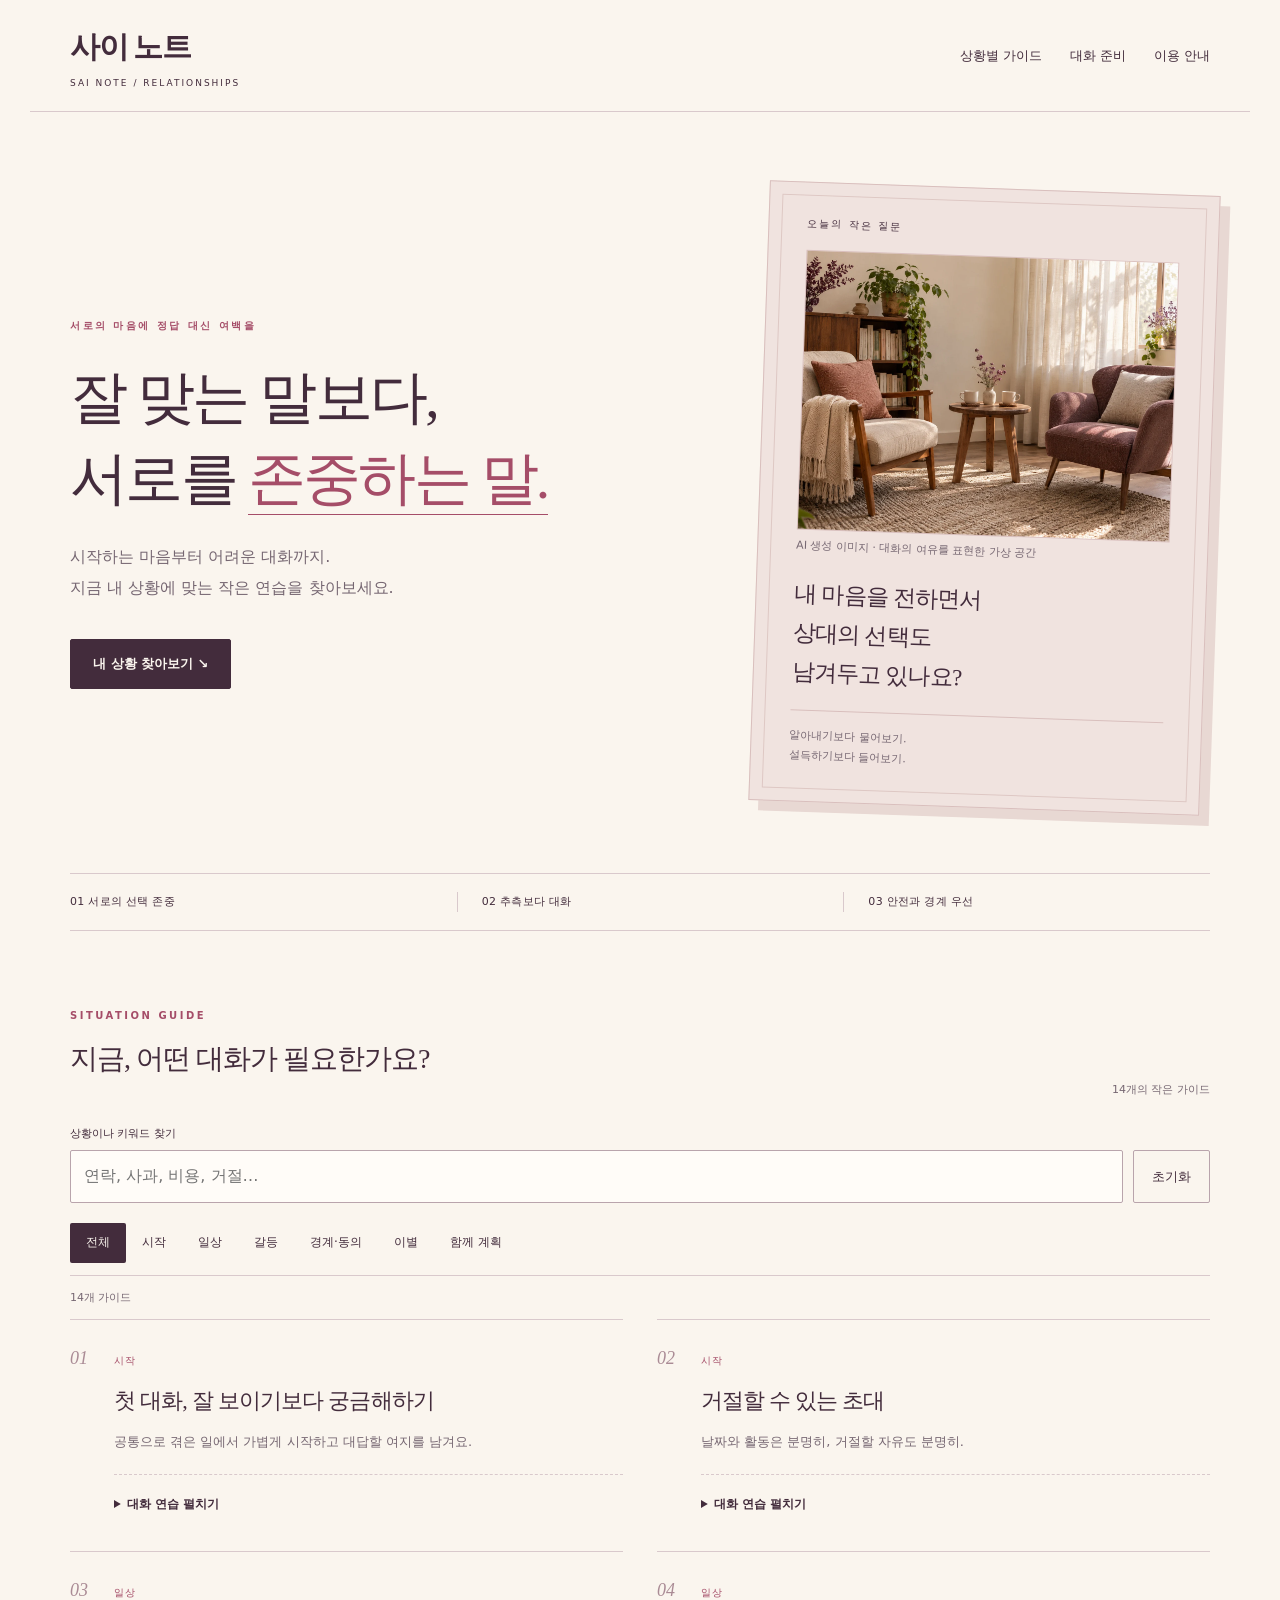
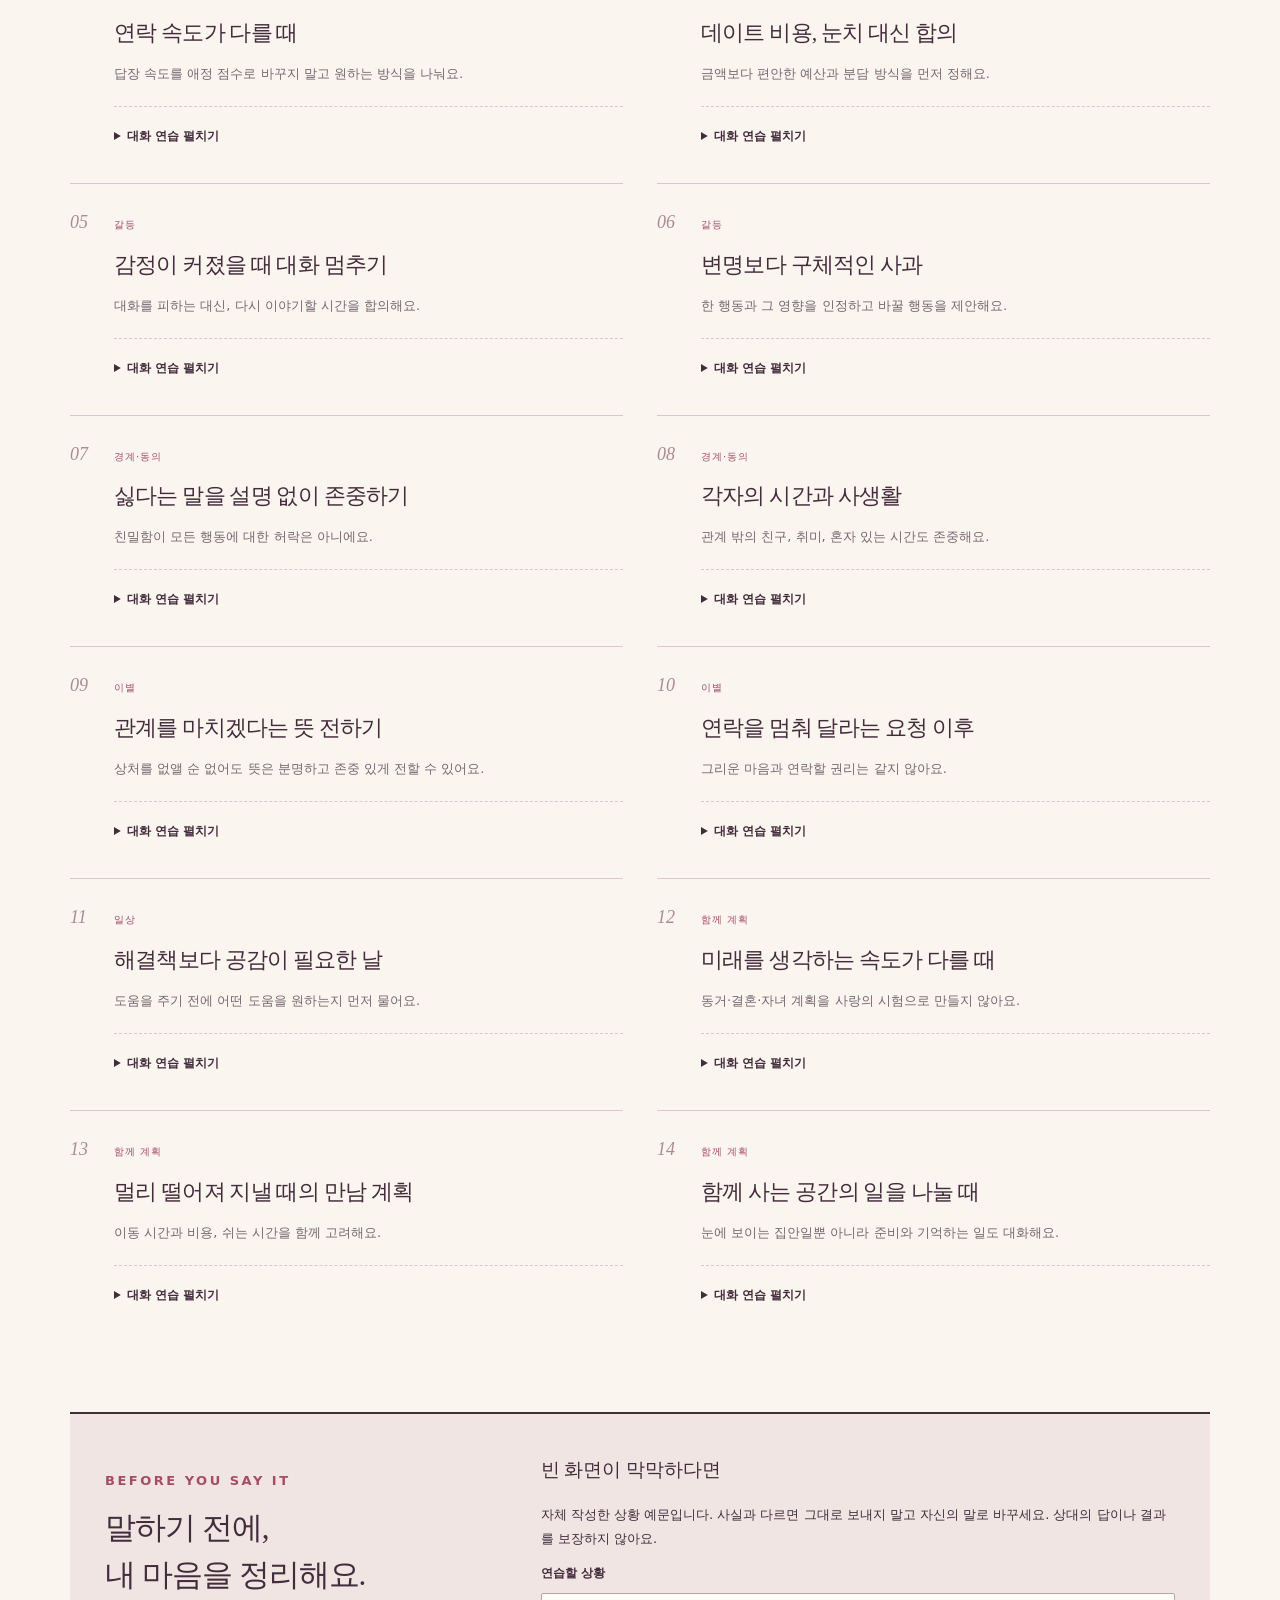
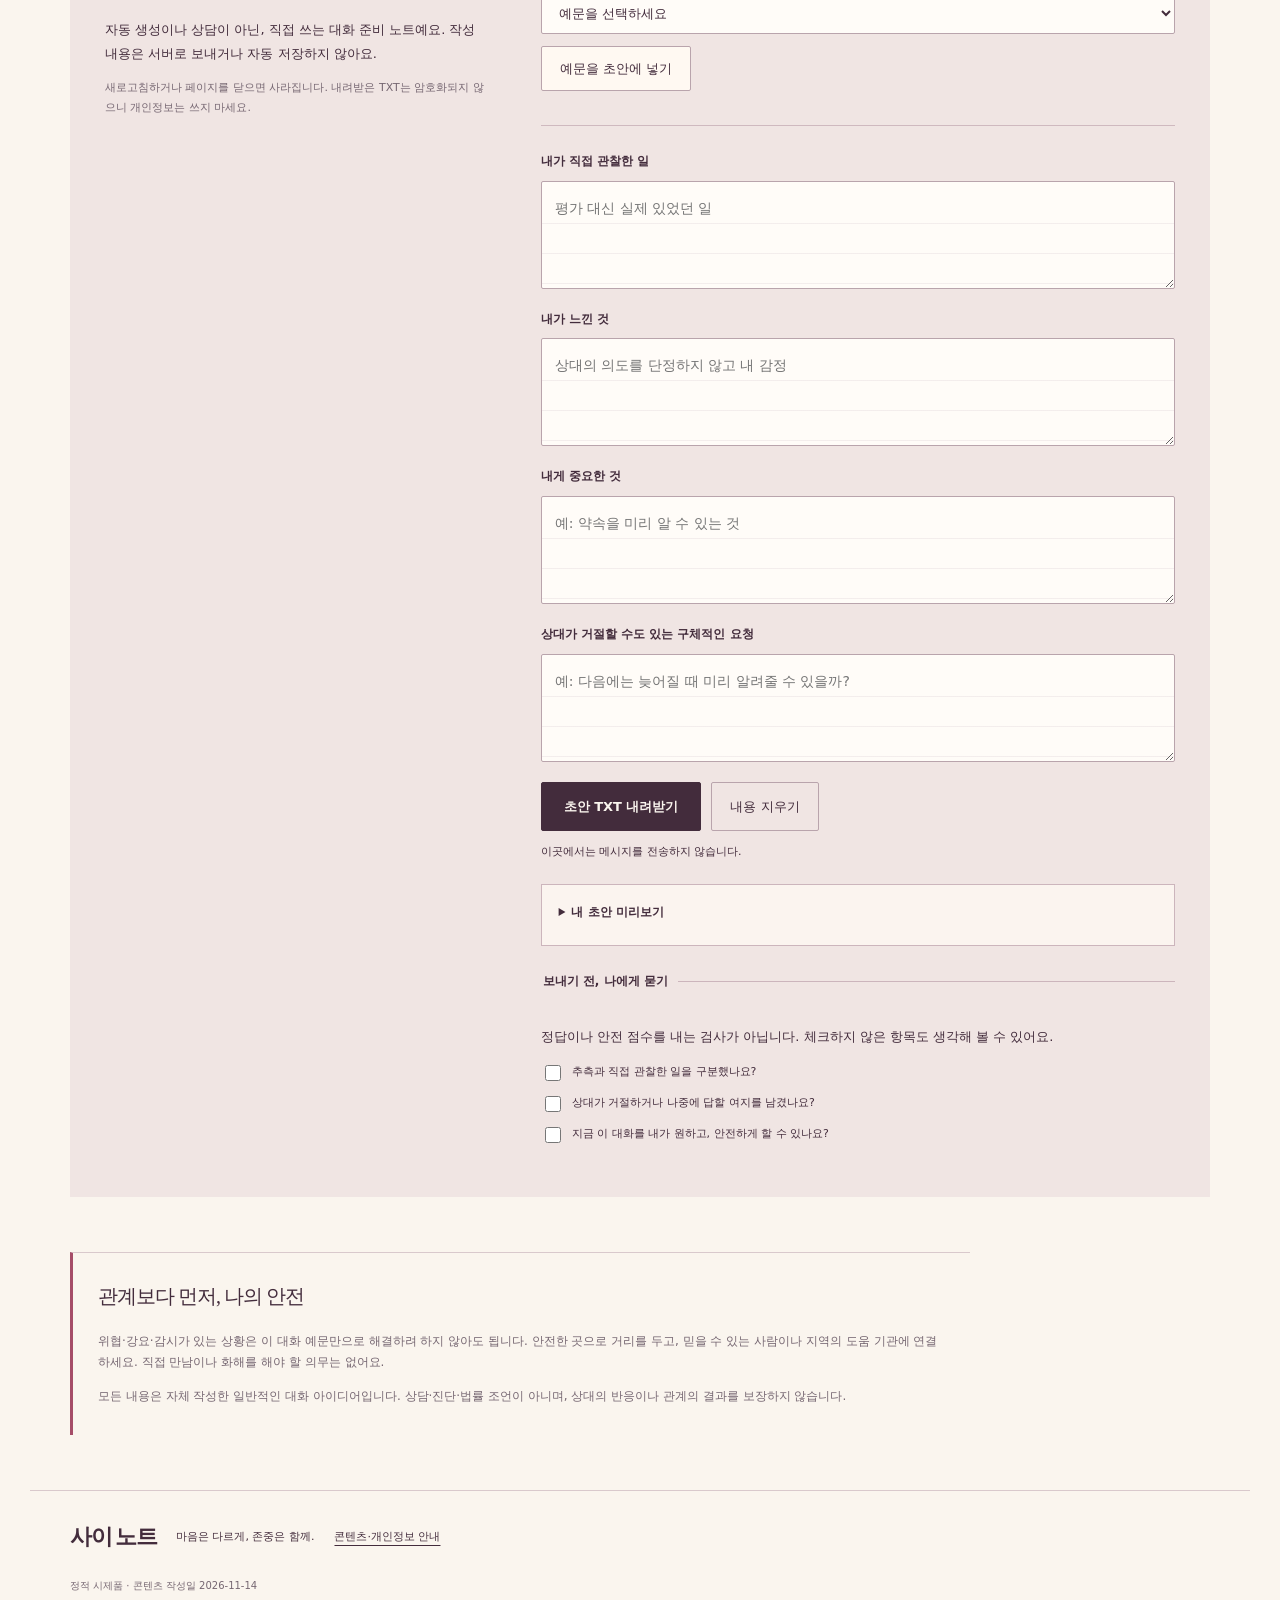
<file: index.html>
<!doctype html><html lang="ko"><head><meta name="robots" content="noindex,nofollow"><meta charset="utf-8"><meta name="viewport" content="width=device-width,initial-scale=1"><meta name="description" content="서로를 존중하는 대화, 갈등, 경계와 이별을 위한 상황별 연애 가이드."><title>사이 노트 · 서로를 이해하는 대화</title><link rel="stylesheet" href="./theme-v3.css"><script type="module" src="./app-v2.js"></script><link rel="stylesheet" href="./hero-photo-v1.css"></head><body><a class="skip" href="#main">본문 바로가기</a><header><a class="brand" href="./index.html">사이 노트<span>SAI NOTE / RELATIONSHIPS</span></a><nav aria-label="주 메뉴"><a href="#guides">상황별 가이드</a><a href="#draft">대화 준비</a><a href="./about.html">이용 안내</a></nav></header><main id="main"><section class="hero"><div><p class="eyebrow">서로의 마음에 정답 대신 여백을</p><h1>잘 맞는 말보다,<br>서로를 <em>존중하는 말.</em></h1><p class="lead">시작하는 마음부터 어려운 대화까지.<br>지금 내 상황에 맞는 작은 연습을 찾아보세요.</p><a class="cta" href="#guides">내 상황 찾아보기 ↘</a></div><aside class="hero-note"><span>오늘의 작은 질문</span><figure class="ai-hero-photo"><img src="./assets/images/conversation-corner-ai-v1.webp" alt="AI로 생성한, 두 개의 빈 의자와 찻잔이 놓인 조용한 대화 공간" width="1448" height="1086" decoding="async" fetchpriority="high"><figcaption>AI 생성 이미지 · 대화의 여유를 표현한 가상 공간</figcaption></figure><svg class="theme-art" viewBox="0 0 320 125" aria-hidden="true" fill="none" xmlns="http://www.w3.org/2000/svg"><path d="M20 25h145a26 26 0 0 1 26 26v12a26 26 0 0 1-26 26h-60L70 112V89H46a26 26 0 0 1-26-26V25Z" stroke="currentColor" stroke-width="1.2"/><path d="M300 9H179a25 25 0 0 0-25 25v19a25 25 0 0 0 25 25h52l29 23V78h15a25 25 0 0 0 25-25V9Z" stroke="currentColor" stroke-width="1.2"/><path d="M51 49h61m-61 15h84m47-32h86m-86 15h47" stroke="currentColor" stroke-width="1.2"/><circle cx="278" cy="110" r="3" fill="currentColor"/><path d="M285 110h20M278 117v8" stroke="currentColor"/></svg><p>내 마음을 전하면서<br>상대의 선택도<br>남겨두고 있나요?</p><small>알아내기보다 물어보기.<br>설득하기보다 들어보기.</small></aside></section><div class="principles"><span>01 서로의 선택 존중</span><span>02 추측보다 대화</span><span>03 안전과 경계 우선</span></div><section id="guides"><div class="section-heading"><div><p class="eyebrow">SITUATION GUIDE</p><h2>지금, 어떤 대화가 필요한가요?</h2></div><span>14개의 작은 가이드</span></div><label class="search-label" for="search">상황이나 키워드 찾기</label><div class="search-row"><input id="search" type="search" placeholder="연락, 사과, 비용, 거절…" maxlength="150"><button id="reset" type="button">초기화</button></div><div class="filters" id="filters" role="group" aria-label="상황 분류"></div><p id="count" role="status" aria-live="polite"></p><div id="cards" class="cards"></div><noscript><p>가이드 검색에는 JavaScript가 필요합니다. 이 사이트는 외부로 입력을 전송하지 않습니다.</p></noscript></section><section id="draft" class="draft"><div><p class="eyebrow">BEFORE YOU SAY IT</p><h2>말하기 전에,<br>내 마음을 정리해요.</h2><p>자동 생성이나 상담이 아닌, 직접 쓰는 대화 준비 노트예요. 작성 내용은 서버로 보내거나 자동 저장하지 않아요.</p><p class="muted">새로고침하거나 페이지를 닫으면 사라집니다. 내려받은 TXT는 암호화되지 않으니 개인정보는 쓰지 마세요.</p></div><div class="draft-workspace"><div class="examples"><h3>빈 화면이 막막하다면</h3><p>자체 작성한 상황 예문입니다. 사실과 다르면 그대로 보내지 말고 자신의 말로 바꾸세요. 상대의 답이나 결과를 보장하지 않아요.</p><label for="template">연습할 상황</label><select id="template"><option value="">예문을 선택하세요</option><option value="support">필요한 도움 묻기</option><option value="distance">만남 일정 조정하기</option><option value="chores">집안일 다시 나누기</option></select><button id="apply-template" type="button">예문을 초안에 넣기</button><p id="template-status" role="status" aria-live="polite"></p></div><form id="draft-form"><label for="fact">내가 직접 관찰한 일<textarea id="fact" maxlength="1000" placeholder="평가 대신 실제 있었던 일"></textarea></label><label for="feeling">내가 느낀 것<textarea id="feeling" maxlength="1000" placeholder="상대의 의도를 단정하지 않고 내 감정"></textarea></label><label for="need">내게 중요한 것<textarea id="need" maxlength="1000" placeholder="예: 약속을 미리 알 수 있는 것"></textarea></label><label for="request">상대가 거절할 수도 있는 구체적인 요청<textarea id="request" maxlength="1000" placeholder="예: 다음에는 늦어질 때 미리 알려줄 수 있을까?"></textarea></label><div class="actions"><button type="submit" class="cta">초안 TXT 내려받기</button><button id="clear" type="button">내용 지우기</button></div><p id="draft-status" role="status" aria-live="polite">이곳에서는 메시지를 전송하지 않습니다.</p></form><details class="preview"><summary>내 초안 미리보기</summary><p>기기에 저장하거나 전송하지 않는 텍스트 미리보기입니다.</p><pre id="draft-preview"></pre></details><fieldset class="before-send"><legend>보내기 전, 나에게 묻기</legend><p>정답이나 안전 점수를 내는 검사가 아닙니다. 체크하지 않은 항목도 생각해 볼 수 있어요.</p><label><input type="checkbox">추측과 직접 관찰한 일을 구분했나요?</label><label><input type="checkbox">상대가 거절하거나 나중에 답할 여지를 남겼나요?</label><label><input type="checkbox">지금 이 대화를 내가 원하고, 안전하게 할 수 있나요?</label></fieldset></div></section><aside class="notice"><h2>관계보다 먼저, 나의 안전</h2><p>위협·강요·감시가 있는 상황은 이 대화 예문만으로 해결하려 하지 않아도 됩니다. 안전한 곳으로 거리를 두고, 믿을 수 있는 사람이나 지역의 도움 기관에 연결하세요. 직접 만남이나 화해를 해야 할 의무는 없어요.</p><p>모든 내용은 자체 작성한 일반적인 대화 아이디어입니다. 상담·진단·법률 조언이 아니며, 상대의 반응이나 관계의 결과를 보장하지 않습니다.</p></aside></main><footer><a class="brand" href="./index.html">사이 노트</a><p>마음은 다르게, 존중은 함께.</p><a href="./about.html">콘텐츠·개인정보 안내</a><small>정적 시제품 · 콘텐츠 작성일 2026-11-14</small></footer></body></html>
</file>
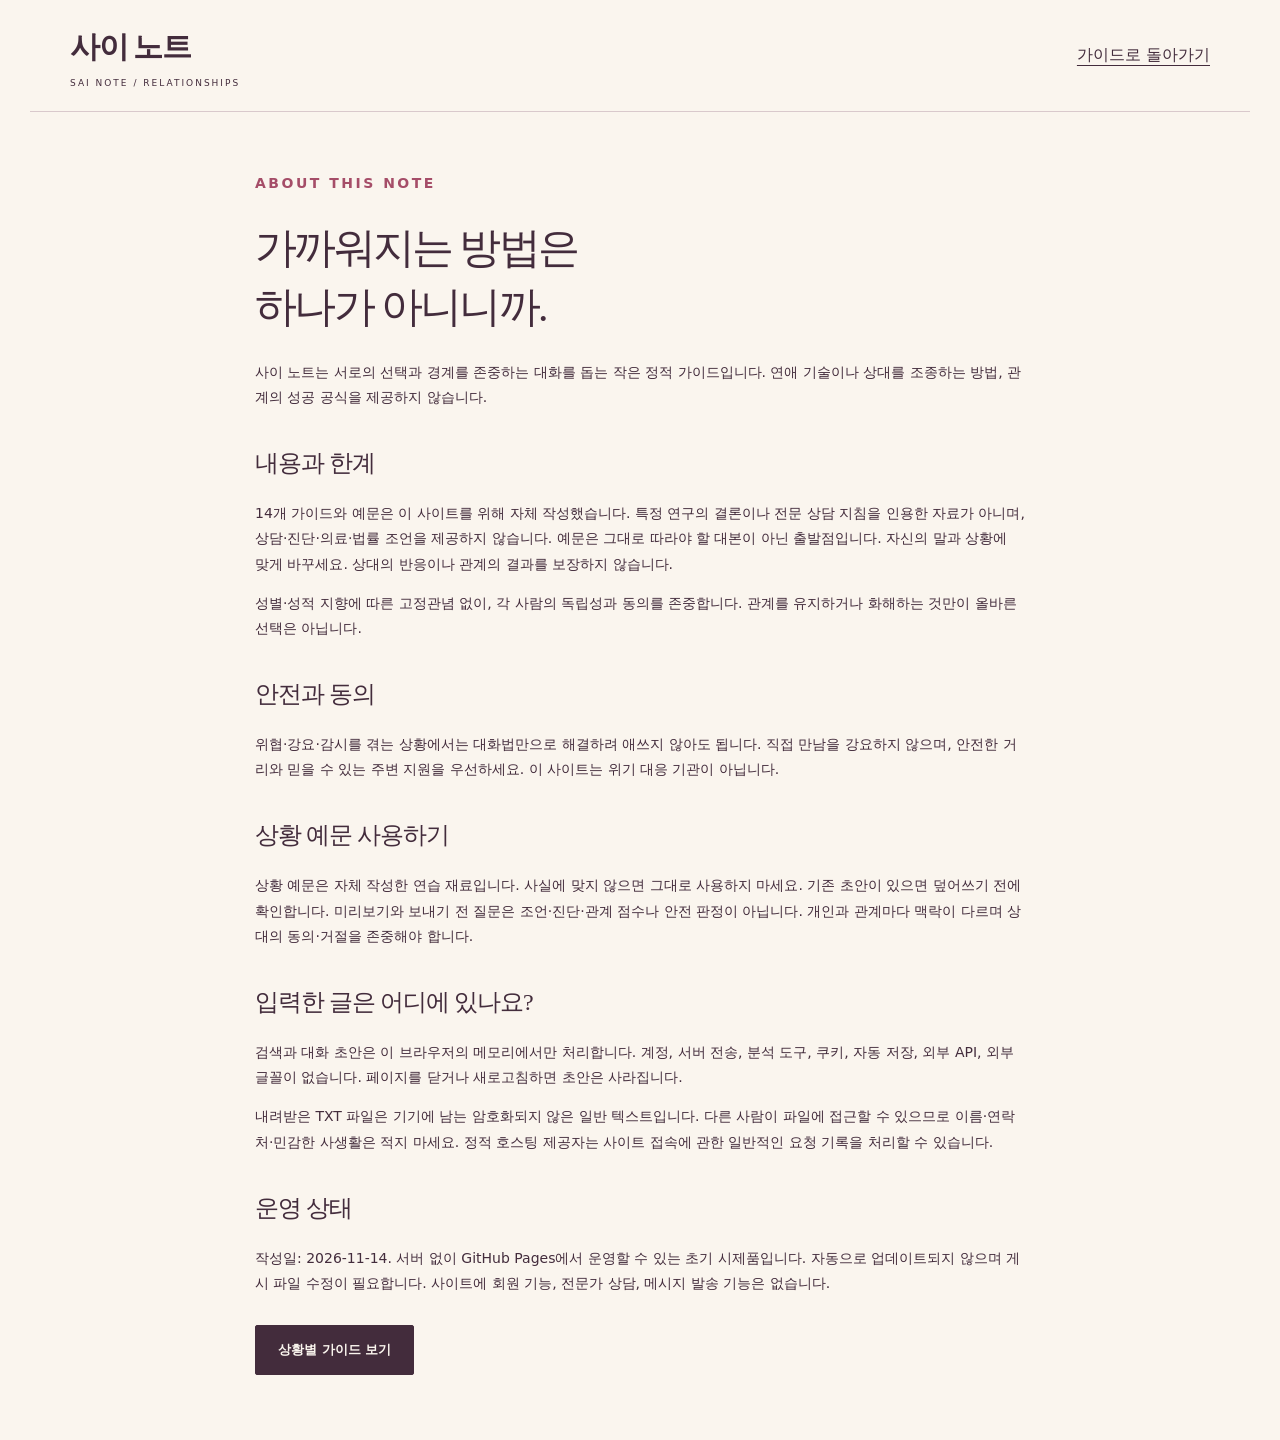
<file: about.html>
<!doctype html><html lang="ko"><head><meta name="robots" content="noindex,nofollow"><meta charset="utf-8"><meta name="viewport" content="width=device-width,initial-scale=1"><title>콘텐츠·개인정보 안내 · 사이 노트</title><link rel="stylesheet" href="./theme-v3.css"></head><body><header><a class="brand" href="./index.html">사이 노트<span>SAI NOTE / RELATIONSHIPS</span></a><a href="./index.html">가이드로 돌아가기</a></header><main class="about"><p class="eyebrow">ABOUT THIS NOTE</p><h1>가까워지는 방법은<br>하나가 아니니까.</h1><p>사이 노트는 서로의 선택과 경계를 존중하는 대화를 돕는 작은 정적 가이드입니다. 연애 기술이나 상대를 조종하는 방법, 관계의 성공 공식을 제공하지 않습니다.</p><h2>내용과 한계</h2><p>14개 가이드와 예문은 이 사이트를 위해 자체 작성했습니다. 특정 연구의 결론이나 전문 상담 지침을 인용한 자료가 아니며, 상담·진단·의료·법률 조언을 제공하지 않습니다. 예문은 그대로 따라야 할 대본이 아닌 출발점입니다. 자신의 말과 상황에 맞게 바꾸세요. 상대의 반응이나 관계의 결과를 보장하지 않습니다.</p><p>성별·성적 지향에 따른 고정관념 없이, 각 사람의 독립성과 동의를 존중합니다. 관계를 유지하거나 화해하는 것만이 올바른 선택은 아닙니다.</p><h2>안전과 동의</h2><p>위협·강요·감시를 겪는 상황에서는 대화법만으로 해결하려 애쓰지 않아도 됩니다. 직접 만남을 강요하지 않으며, 안전한 거리와 믿을 수 있는 주변 지원을 우선하세요. 이 사이트는 위기 대응 기관이 아닙니다.</p><h2>상황 예문 사용하기</h2><p>상황 예문은 자체 작성한 연습 재료입니다. 사실에 맞지 않으면 그대로 사용하지 마세요. 기존 초안이 있으면 덮어쓰기 전에 확인합니다. 미리보기와 보내기 전 질문은 조언·진단·관계 점수나 안전 판정이 아닙니다. 개인과 관계마다 맥락이 다르며 상대의 동의·거절을 존중해야 합니다.</p><h2>입력한 글은 어디에 있나요?</h2><p>검색과 대화 초안은 이 브라우저의 메모리에서만 처리합니다. 계정, 서버 전송, 분석 도구, 쿠키, 자동 저장, 외부 API, 외부 글꼴이 없습니다. 페이지를 닫거나 새로고침하면 초안은 사라집니다.</p><p>내려받은 TXT 파일은 기기에 남는 암호화되지 않은 일반 텍스트입니다. 다른 사람이 파일에 접근할 수 있으므로 이름·연락처·민감한 사생활은 적지 마세요. 정적 호스팅 제공자는 사이트 접속에 관한 일반적인 요청 기록을 처리할 수 있습니다.</p><h2>운영 상태</h2><p>작성일: 2026-11-14. 서버 없이 GitHub Pages에서 운영할 수 있는 초기 시제품입니다. 자동으로 업데이트되지 않으며 게시 파일 수정이 필요합니다. 사이트에 회원 기능, 전문가 상담, 메시지 발송 기능은 없습니다.</p><a class="cta" href="./index.html">상황별 가이드 보기</a></main></body></html>
</file>
<file: theme-v3.css>
:root{--paper:#faf5ee;--ink:#432c3c;--muted:#766772;--rule:#d9c9cc;--rose:#a54d68;--light:#efe1e2;font:16px/1.8 system-ui,-apple-system,'Apple SD Gothic Neo',sans-serif;color:var(--ink);background:var(--paper)}*{box-sizing:border-box}html{scroll-behavior:smooth}body{margin:0}a{color:inherit;text-underline-offset:5px}button,input,textarea,select{font:inherit;color:inherit}button,summary{cursor:pointer}:focus-visible{outline:3px solid #a54d68;outline-offset:4px}[hidden]{display:none!important}header,main,footer{max-width:1220px;margin:auto;padding:0 40px}header{min-height:112px;display:flex;align-items:center;justify-content:space-between;gap:24px;border-bottom:1px solid var(--rule)}.brand{font-family:Georgia,'Batang',serif;font-size:30px;letter-spacing:-1.5px;text-decoration:none;font-weight:700}.brand span{font:9px/1.5 system-ui,sans-serif;letter-spacing:2px;margin-top:3px;display:block}nav{display:flex;gap:28px;font-size:13px}nav a{text-decoration:none}.hero{display:grid;grid-template-columns:1.35fr 1fr;align-items:center;gap:7%;padding:76px 0 65px;position:relative}.eyebrow{font-size:10px;letter-spacing:2.5px;font-weight:700;color:var(--rose);text-transform:uppercase}h1{font-family:Georgia,'Batang','AppleMyungjo',serif;font-size:clamp(36px,4.5vw,58px);letter-spacing:-2.7px;line-height:1.4;font-weight:500;margin:23px 0}h1 em{font-style:normal;border-bottom:1px solid var(--rose);padding-bottom:4px;color:var(--rose)}.lead{font-size:16px;line-height:1.9;color:var(--muted)}.cta{display:inline-block;background:var(--ink);color:var(--paper);border:1px solid var(--ink);padding:12px 22px;text-decoration:none;font-size:13px;font-weight:600;border-radius:2px}.hero .cta{margin-top:20px}.hero-note{position:relative;background:#f0e3df;padding:32px 38px 35px;border:1px solid #d9bfbd;box-shadow:10px 10px 0 #e8d8d3;transform:rotate(2deg);text-align:left}.hero-note:before{content:'';position:absolute;inset:12px;border:1px solid #dec8c4;pointer-events:none}.hero-note>span{display:block;font-size:10px;letter-spacing:2px;text-transform:uppercase}.hero-note>p{font-family:'Batang','AppleMyungjo',Georgia,serif;font-size:25px;line-height:1.7;letter-spacing:-.8px;margin:12px 0 18px}.hero-note small{font-size:11px;color:var(--muted);display:block;border-top:1px solid #d9bfbd;padding-top:15px}.theme-art{display:block;width:100%;height:126px;color:var(--rose);margin:0 0 16px}.principles{display:grid;grid-template-columns:repeat(3,1fr);border-top:1px solid var(--rule);border-bottom:1px solid var(--rule);padding:18px 0;gap:20px;font-size:11px;letter-spacing:.3px}.principles span+span{border-left:1px solid var(--rule);padding-left:24px}section{scroll-margin-top:24px}#guides{padding:66px 0 60px}.section-heading{display:flex;justify-content:space-between;align-items:end;gap:20px}.section-heading>span,#count{font-size:11px;color:var(--muted)}h2{font-family:'Batang','AppleMyungjo',Georgia,serif;font-size:28px;line-height:1.5;letter-spacing:-1px;font-weight:500;margin:13px 0 20px}.search-label{display:block;font-size:11px;margin:24px 0 7px}.search-row{display:flex;gap:10px}.search-row input{width:100%}input,textarea,select{min-width:0;max-width:100%;background:#fffcf8;border:1px solid #b9a4ac;padding:11px 13px;border-radius:2px}button{border:1px solid #b9a4ac;background:transparent;padding:10px 18px;border-radius:2px;white-space:nowrap;font-size:13px}.filters{display:flex;flex-wrap:wrap;gap:0;margin:20px 0 12px;border-bottom:1px solid var(--rule);padding-bottom:12px}.filters button{border:0;padding:8px 16px;font-size:12px;min-height:40px}.filters button[aria-pressed=true]{background:var(--ink);color:var(--paper)}.cards{display:grid;grid-template-columns:1fr 1fr;column-gap:34px;counter-reset:entry}.card{position:relative;counter-increment:entry;border-top:1px solid var(--rule);padding:25px 0 26px 44px;min-width:0;overflow-wrap:anywhere}.card:before{content:counter(entry,decimal-leading-zero);position:absolute;left:0;top:28px;font:italic 18px Georgia,serif;color:#aa8b95}.tag{color:var(--rose);font-size:10px;letter-spacing:1px}.card h3{font-family:'Batang','AppleMyungjo',Georgia,serif;font-size:22px;line-height:1.5;letter-spacing:-.8px;font-weight:500;margin:10px 0}.card>p{font-size:13px;color:var(--muted);line-height:1.85}.card details{font-size:13px;border-top:1px dashed var(--rule);margin-top:20px;padding-top:14px}summary{font-size:12px;font-weight:600;padding:5px 0;min-height:36px}ol{padding-left:20px}li{margin-bottom:10px}h4{font-size:12px;margin-bottom:7px}blockquote{font-family:'Batang','AppleMyungjo',Georgia,serif;background:#efe3e4;border-left:2px solid var(--rose);padding:16px 18px;margin:12px 0;line-height:1.9}.question{color:var(--rose);font-weight:600}.empty{grid-column:1/-1;border:1px dashed var(--rule);padding:28px;font-size:14px}.draft{display:grid;grid-template-columns:.75fr 1.25fr;gap:55px;border-top:2px solid var(--ink);background:#f0e5e3;padding:42px 35px;margin:10px 0 55px}.draft>div:first-child{align-self:start;position:sticky;top:30px}.draft h2{font-size:31px}.draft p{font-size:13px}.draft .muted{font-size:11px;color:var(--muted)}.draft-workspace{min-width:0}.examples{border-bottom:1px solid #cfb9bf;margin-bottom:25px;padding-bottom:23px}.examples h3{font:500 19px/1.5 'Batang','AppleMyungjo',Georgia,serif;margin-top:0}.examples label,form label{display:block;font-size:12px;font-weight:600}.examples select{display:block;width:100%;margin:8px 0 12px;font-size:13px}.examples button{background:#fff9f2}form label{margin-bottom:20px}textarea{display:block;width:100%;min-height:108px;margin-top:8px;resize:vertical;font-size:14px;font-weight:400;line-height:30px;background-image:repeating-linear-gradient(transparent,transparent 29px,#e9dfe1 30px);background-position:0 12px}.actions{display:flex;flex-wrap:wrap;gap:10px}#draft-status,#template-status{font-size:11px}.preview{border:1px solid #ccb5bc;padding:12px 17px;margin-top:22px;background:#fbf4ef}.preview pre{white-space:pre-wrap;overflow-wrap:anywhere;font:13px/1.8 inherit}.before-send{border:0;border-top:1px solid #ccb5bc;margin:25px 0 0;padding:20px 0 0}.before-send legend{font-size:12px;font-weight:600;padding-right:10px}.before-send label{display:flex;align-items:flex-start;gap:8px;font-size:11px;margin-bottom:9px}.before-send input{width:16px;height:16px;accent-color:var(--rose);flex-shrink:0;margin-top:3px}.notice{border-top:1px solid var(--rule);border-left:3px solid var(--rose);padding:15px 25px;margin-bottom:55px;max-width:900px}.notice h2{font-size:20px}.notice p{font-size:12px;color:var(--muted)}footer{border-top:1px solid var(--rule);padding-top:25px;padding-bottom:30px;display:flex;align-items:center;flex-wrap:wrap;gap:20px}footer .brand{font-size:22px}footer p,footer>a:not(.brand){font-size:11px}footer small{width:100%;color:var(--muted);font-size:10px}.skip{position:absolute;top:-100px;left:15px;background:#fff;padding:10px;z-index:20}.skip:focus{top:15px}.about{max-width:850px;padding-top:45px;padding-bottom:65px}.about h1{font-size:42px}.about h2{margin-top:35px;font-size:24px}.about p{font-size:14px;overflow-wrap:anywhere}.about .cta{margin-top:15px}@media(max-width:820px){header,main,footer{padding-left:24px;padding-right:24px}.hero{gap:35px;grid-template-columns:1.2fr 1fr}h1{font-size:42px}.hero-note{padding:25px}.hero-note>p{font-size:21px}.cards{column-gap:24px}.draft{gap:28px;padding:28px}.draft h2{font-size:27px}}@media(max-width:620px){header{min-height:96px;align-items:flex-start;flex-direction:column;padding-top:20px;padding-bottom:17px;gap:15px}.brand{font-size:27px}nav{gap:20px;font-size:11px}.hero{grid-template-columns:1fr;padding:40px 0;gap:32px}h1{font-size:40px;letter-spacing:-2px}.hero-note{transform:none;margin:0 8px 8px 0;padding:26px;display:grid;grid-template-columns:1fr 1fr;column-gap:22px}.hero-note>span{grid-column:1/-1}.theme-art{grid-column:2;grid-row:2/4;height:150px;align-self:center}.hero-note>p{grid-column:1;grid-row:2;font-size:20px}.hero-note small{grid-column:1;grid-row:3;font-size:10px}.principles{gap:8px;font-size:9px}.principles span+span{padding-left:9px}.section-heading{display:block}.section-heading>span{display:block;margin-bottom:15px}h2{font-size:25px}#guides{padding:40px 0}.cards{grid-template-columns:1fr}.card{padding-left:40px}.draft{grid-template-columns:1fr;padding:26px 20px;gap:18px;margin-bottom:35px}.draft>div:first-child{position:static}.draft h2 br{display:none}.notice{padding:12px 18px}.about h1{font-size:35px}.actions{align-items:stretch}.actions button{font-size:11px;padding:12px}.search-row button{padding:10px 13px}}@media(prefers-reduced-motion:reduce){html{scroll-behavior:auto}}
</file>
<file: hero-photo-v1.css>
/* AI-generated conceptual hero photograph; existing theme remains unchanged. */
.hero-note>.theme-art{display:none}.hero-note .ai-hero-photo{margin:17px 0 20px}.ai-hero-photo img{display:block;width:100%;height:auto;aspect-ratio:4/3;border:1px solid #d9bfbd}.ai-hero-photo figcaption{font:11px/1.65 system-ui,sans-serif;color:#766772;padding-top:7px}.hero-note>p{font-size:23px}@media(max-width:620px){.hero-note{display:block}.hero-note .ai-hero-photo{margin:15px 0 20px}.hero-note>p{font-size:22px}.ai-hero-photo figcaption{font-size:11px}}
</file>
